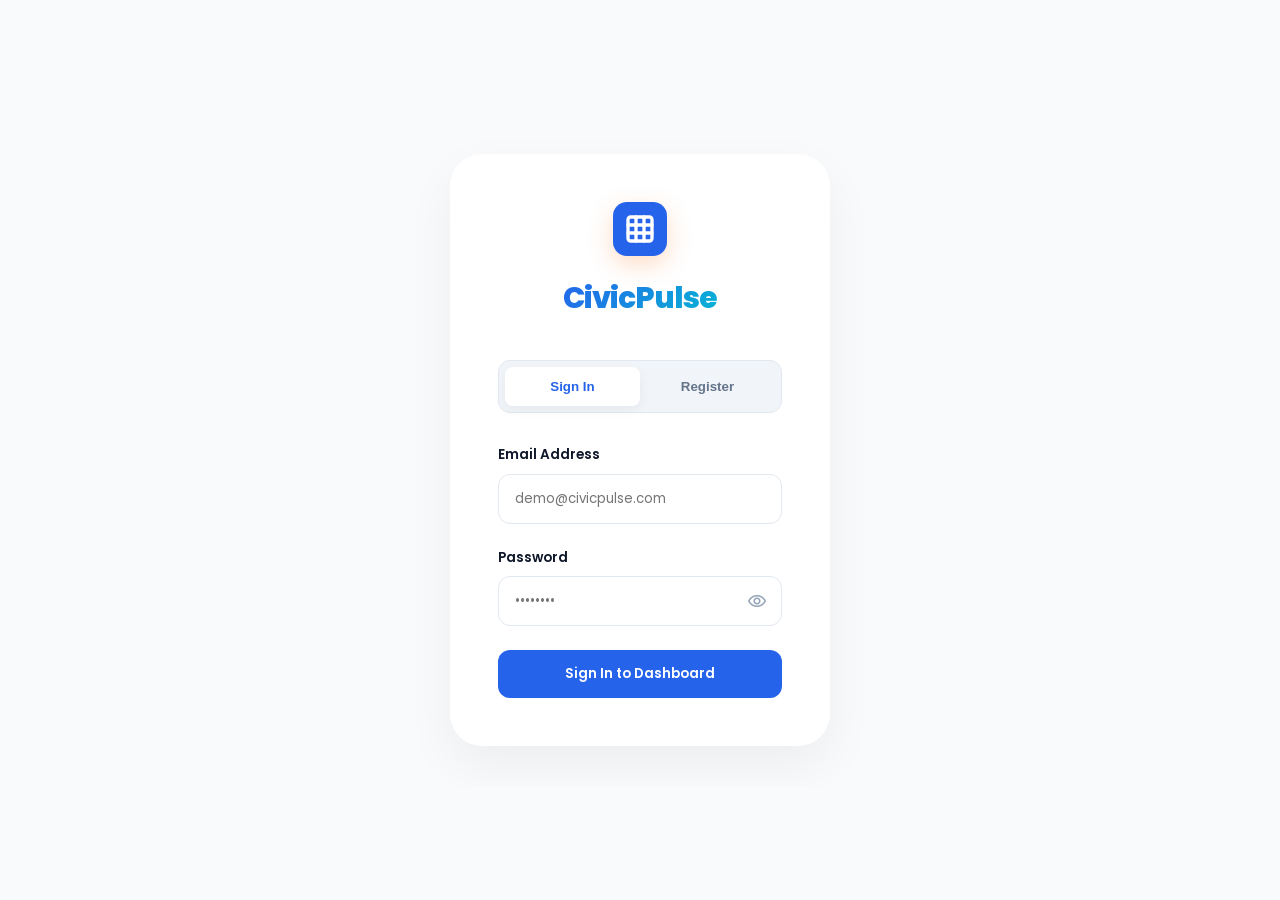
<file: index.html>
<!DOCTYPE html>
<html lang="en">
<head>
  <script>
    (function() {
      const user = localStorage.getItem('cp_user');
      // If no user, or garbage data, redirect immediately
      if (!user || user === "null" || user === "undefined" || user === "{}") {
        window.location.replace('login.html');
      }
    })();
  </script>
  <style>body { display: none !important; }</style>
  <meta charset="UTF-8">
  <meta name="viewport" content="width=device-width, initial-scale=1.0">
  <title>CivicPulse — Community Issue Reporting</title>
  
  <!-- Fonts & Icons -->
  <link rel="preconnect" href="https://fonts.googleapis.com">
  <link rel="preconnect" href="https://fonts.gstatic.com" crossorigin>
  <link href="https://fonts.googleapis.com/css2?family=Poppins:wght@300;400;500;600;700;800;900&display=swap" rel="stylesheet">
  <link rel="stylesheet" href="https://fonts.googleapis.com/css2?family=Material+Symbols+Outlined:opsz,wght,FILL,GRAD@20..48,100..700,0..1,-50..200" />
  
  <!-- Styles -->
  <link rel="stylesheet" href="style.css">
</head>
<body>

  <div class="animated-bg">
    <div class="blob blob-1"></div>
    <div class="blob blob-2"></div>
    <div class="blob blob-3"></div>
  </div>

  <!-- APP LAYOUT -->

  <!-- APP LAYOUT -->
  <div id="app">
    <!-- SIDEBAR -->
    <aside class="sidebar" id="sidebar">
      <div class="sidebar-logo">
        <div class="sidebar-logo-icon">
          <svg width="24" height="24" viewBox="0 0 24 24" fill="none" stroke="white" stroke-width="2" stroke-linecap="round" stroke-linejoin="round"><rect x="3" y="3" width="18" height="18" rx="2" ry="2"></rect><path d="M9 3v18"></path><path d="M15 3v18"></path><path d="M3 9h18"></path><path d="M3 15h18"></path></svg>
        </div>
        <span>CivicPulse</span>
      </div>
      
      <nav class="sidebar-nav">
        <div class="nav-section-label">Main Menu</div>
        <a class="nav-item active" onclick="showPage('dashboard')" data-page="dashboard">
          <span class="material-symbols-outlined">dashboard</span> Dashboard
        </a>
        <a class="nav-item" onclick="showPage('report')" data-page="report">
          <span class="material-symbols-outlined">edit_note</span> Report Issue
        </a>
        
        <div class="nav-section-label">Community</div>
        <a class="nav-item" onclick="showPage('dashboard', 'All')" data-page="dashboard-all">
          <span class="material-symbols-outlined" style="display: inline-block;">group</span> All Issues
          <span id="open-count" style="margin-left: auto; background: var(--danger); color: white; padding: 2px 8px; border-radius: 10px; font-size: 10px; font-weight: 800;">0</span>
        </a>
        
        <div class="nav-section-label">Account</div>
        <a class="nav-item" onclick="showPage('profile')" data-page="profile">
          <span class="material-symbols-outlined">person</span> My Profile
        </a>
        <a class="nav-item" onclick="showPage('settings')" data-page="settings">
          <span class="material-symbols-outlined">settings</span> Settings
        </a>
        <a class="nav-item" onclick="handleLogout()">
          <span class="material-symbols-outlined">logout</span> Sign Out
        </a>
      </nav>

      <div class="sidebar-bottom">
        <div class="sidebar-user">
          <div class="sidebar-user-clickable" onclick="showPage('profile')" style="display: flex; align-items: center; gap: 12px; flex: 1; cursor: pointer;">
            <div class="user-avatar" id="sidebar-avatar">U</div>
            <div class="user-info">
              <div class="user-name" id="sidebar-name">User Name</div>
              <div class="user-role">Premium Citizen</div>
            </div>
          </div>
          <span class="material-symbols-outlined settings-icon-btn" onclick="openSettings()" style="font-size: 20px; color: var(--text-muted); cursor: pointer; padding: 8px; border-radius: 50%; transition: background 0.3s;">settings</span>
        </div>
      </div>
    </aside>

    <!-- TOPBAR -->
    <header class="topbar">
      <div class="topbar-left">
        <button class="topbar-btn mobile-menu-btn" onclick="toggleSidebar()">
          <span class="material-symbols-outlined">menu</span>
        </button>
        <h1 id="topbar-title">Dashboard</h1>
      </div>
      
      <div class="search-bar">
        <span class="material-symbols-outlined search-icon">search</span>
        <input type="text" placeholder="Search issues, locations..." oninput="handleGlobalSearch(this.value)" autocomplete="off">
      </div>
      
      <div class="topbar-actions">
        <div style="position: relative;">
          <button class="topbar-btn" onclick="toggleNotifications()">
            <span class="material-symbols-outlined">notifications</span>
            <span id="notif-dot" style="position: absolute; top: 8px; right: 8px; width: 8px; height: 8px; background: var(--danger); border-radius: 50%; display: none;"></span>
          </button>
          <div id="notif-dropdown" class="notif-dropdown">
            <div class="notif-header">
              <span>Notifications</span>
              <button onclick="clearNotifications()" style="background: none; border: none; color: var(--primary); font-size: 0.75rem; font-weight: 700; cursor: pointer;">Clear All</button>
            </div>
            <div id="notif-list" class="notif-list">
              <!-- Dynamic items -->
            </div>
          </div>
        </div>
        <div class="topbar-avatar" id="topbar-avatar" onclick="showPage('profile')">D</div>
      </div>
    </header>

    <main class="main-content">
      <!-- GLOBAL ANNOUNCEMENT BAR -->
      <div id="announcement-bar" style="margin-bottom: 32px; border-radius: 16px; background: linear-gradient(90deg, #1E293B, #334155); color: white; padding: 16px 24px; box-shadow: 0 10px 30px rgba(0,0,0,0.15); display: none;">
        <!-- Dynamic Content -->
      </div>

      <!-- DASHBOARD PAGE -->
      <div class="page active" id="page-dashboard">
        <div id="dashboard-default-header">
          <div class="page-header">
            <h2>Community Dashboard</h2>
            <p>Real-time updates on civic issues and resolutions.</p>
          </div>

          <div class="stats-grid" id="stats-grid">
            <div class="stat-card">
              <div class="stat-card-header">
                <div class="stat-icon blue">
                  <span class="material-symbols-outlined">assignment</span>
                </div>
                <span class="stat-change up">+12%</span>
              </div>
              <div class="stat-value" id="stat-total">0</div>
              <div class="stat-label">Total Reports</div>
            </div>
            <div class="stat-card">
              <div class="stat-card-header">
                <div class="stat-icon red">
                  <span class="material-symbols-outlined">error</span>
                </div>
                <span class="stat-change down">-2</span>
              </div>
              <div class="stat-value" id="stat-open">0</div>
              <div class="stat-label">Active Issues</div>
            </div>
            <div class="stat-card">
              <div class="stat-card-header">
                <div class="stat-icon yellow">
                  <span class="material-symbols-outlined">build</span>
                </div>
                <span class="stat-change up">+5</span>
              </div>
              <div class="stat-value" id="stat-progress">0</div>
              <div class="stat-label">In Progress</div>
            </div>
            <div class="stat-card">
              <div class="stat-card-header">
                <div class="stat-icon green">
                  <span class="material-symbols-outlined">check_circle</span>
                </div>
                <span class="stat-change up">+8</span>
              </div>
              <div class="stat-value" id="stat-resolved-count">0</div>
              <div class="stat-label">Resolved Case</div>
            </div>
          </div>
        </div>

        <div id="search-results-header" style="display: none; margin-bottom: 40px;">
          <div class="page-header">
            <h2>Search Results</h2>
            <p>Found <span id="search-count" style="font-weight: 800; color: var(--primary);">0</span> matching reports across your community.</p>
          </div>
        </div>
        
        <!-- DYNAMIC HERO BANNER -->
        <div id="hero-banner"></div>

        <div class="filter-bar">
          <button class="filter-chip active" onclick="filterIssues('All', this)">All Feeds</button>
          <button class="filter-chip" onclick="filterIssues('Road', this)">Roads</button>
          <button class="filter-chip" onclick="filterIssues('Water', this)">Water</button>
          <button class="filter-chip" onclick="filterIssues('Garbage', this)">Sanitation</button>
          <button class="filter-chip" onclick="filterIssues('Electricity', this)">Power</button>
        </div>

        <div class="issues-grid" id="issuesGrid"></div>
      </div>

      <!-- REPORT PAGE -->
      <div class="page" id="page-report">
        <div class="page-header">
          <p>Document and submit civic issues in your area.</p>
        </div>
        <div class="section-card" style="max-width: 800px;">
          <div class="form-group">
            <label>Title</label>
            <input type="text" class="form-input" id="issue-title" placeholder="What's the issue?">
          </div>
          <div style="display: grid; grid-template-columns: 1fr 1fr; gap: 20px;">
            <div class="form-group">
              <label>Category</label>
              <select class="form-select" id="issue-category">
                <option value="Road">Road / Pothole</option>
                <option value="Water">Water / Leakage</option>
                <option value="Garbage">Garbage / Waste</option>
                <option value="Electricity">Power Issue</option>
                <option value="Streetlight">Streetlight</option>
                <option value="Park">Park / Public Space</option>
              </select>
            </div>
            <div class="form-group">
              <label>Location</label>
              <input type="text" class="form-input" id="issue-street" placeholder="Street / Area">
            </div>
          </div>
          <div class="form-group">
            <label>Description</label>
            <textarea class="form-textarea" id="issue-desc" rows="4" placeholder="Describe the problem details..."></textarea>
          </div>
          <button class="btn btn-primary" id="submitBtn" onclick="submitIssue()">Submit Report</button>
        </div>
      </div>

      <!-- DETAIL PAGE -->
      <div class="page" id="page-detail">
        <div id="detail-content"></div>
      </div>

      <!-- ADMIN MANAGE PAGE -->
      <div class="page" id="page-manage">
        <div class="page-header">
          <h2>Issue Management Console</h2>
          <p>Verify reports, assign volunteers, and track neighborhood resolution progress.</p>
        </div>
        <div class="stats-grid">
          <div class="stat-card">
            <span class="material-symbols-outlined" style="color: var(--primary)">pending_actions</span>
            <div class="stat-value">12</div>
            <div class="stat-label">Pending Verification</div>
          </div>
          <div class="stat-card">
            <span class="material-symbols-outlined" style="color: var(--warning)">engineering</span>
            <div class="stat-value">8</div>
            <div class="stat-label">Critical Assignments</div>
          </div>
        </div>
        <div id="adminIssuesGrid" class="issues-grid" style="margin-top: 30px;">
          <!-- Content populated via JS -->
        </div>
      </div>

      <!-- ANALYTICS PAGE -->
      <div class="page" id="page-analytics">
        <div class="page-header">
          <h2>City Analytics & Insights</h2>
          <p>Data-driven overview of metropolitan issues and resolution efficiency.</p>
        </div>
        
        <div class="stats-grid">
          <div class="stat-card">
            <div class="stat-label">Response Time</div>
            <div class="stat-value">4.2h</div>
            <div class="stat-change up">Avg. Efficiency</div>
          </div>
          <div class="stat-card">
            <div class="stat-label">Resolution Rate</div>
            <div class="stat-value">88%</div>
            <div class="stat-change up">+5% this month</div>
          </div>
          <div class="stat-card">
            <div class="stat-label">Active Volunteers</div>
            <div class="stat-value">1,240</div>
            <div class="stat-change up">+12 today</div>
          </div>
        </div>

        <div class="section-card" style="margin-top: 32px;">
          <div class="section-title">Issue Distribution by Category</div>
          <div class="health-grid" style="grid-template-columns: repeat(auto-fit, minmax(200px, 1fr));">
            <div class="health-item">
              <div class="health-meta"><strong>Roads</strong><span>35%</span></div>
              <div class="pulse-bar"><div class="pulse-inner pulse-blue" style="width: 35%"></div></div>
            </div>
            <div class="health-item">
              <div class="health-meta"><strong>Sanitation</strong><span>25%</span></div>
              <div class="pulse-bar"><div class="pulse-inner pulse-blue" style="width: 25%"></div></div>
            </div>
            <div class="health-item">
              <div class="health-meta"><strong>Water</strong><span>20%</span></div>
              <div class="pulse-bar"><div class="pulse-inner pulse-blue" style="width: 20%"></div></div>
            </div>
            <div class="health-item">
              <div class="health-meta"><strong>Others</strong><span>20%</span></div>
              <div class="pulse-bar"><div class="pulse-inner pulse-blue" style="width: 20%"></div></div>
            </div>
          </div>
        </div>
      </div>

      <!-- SUPER ADMIN GLOBAL CONTROL -->
      <div class="page" id="page-global">
        <div class="page-header">
          <div class="government-badge">
            <span class="material-symbols-outlined">verified_user</span>
            OFFICIAL EXECUTIVE OVERSIGHT
          </div>
          <h2>Global System Control</h2>
          <p>Strategic oversight of city departments, legislative budgets, and macro civic datasets.</p>
        </div>
        
        <div class="executive-grid">
          <div class="exec-card primary">
            <div class="exec-label">Projected Yearly Budget</div>
            <div class="exec-value">₹4.2 Cr</div>
            <div class="exec-chart">↑ 14% vs Last Quarter</div>
          </div>
          <div class="exec-card">
            <div class="exec-label">On-Duty Officers</div>
            <div class="exec-value">254</div>
            <div class="exec-chart">City-Wide Deployment</div>
          </div>
          <div class="exec-card">
            <div class="exec-label">System Integrity</div>
            <div class="exec-value">99.9%</div>
            <div class="exec-chart">Operational Status</div>
          </div>
        </div>

        <div class="broadcast-console">
           <div class="console-header">
             <span class="material-symbols-outlined">campaign</span>
             <h3>Emergency Broadcast System</h3>
           </div>
           <p>Post a government notice that will override all community feeds instantly.</p>
           <textarea id="announcement-input" class="form-input console-input" placeholder="Enter executive directive..."></textarea>
           <div style="display: flex; justify-content: flex-end;">
             <button class="btn btn-primary exec-btn" onclick="postAnnouncement()">
               <span class="material-symbols-outlined">send</span> BROADCAST NOTICE
             </button>
           </div>
        </div>
      </div>

      <!-- SYSTEM HEALTH (IMPLEMENTED) -->
      <div class="page" id="page-system">
        <div class="page-header">
          <h2>Infrastructure Status</h2>
          <p>Real-time technical heartbeat of the CivicPulse metropolitan network.</p>
        </div>
        
        <div class="health-grid">
          <div class="health-item">
            <div class="health-meta">
              <strong>Database Cluster</strong>
              <span>Latency: 12ms</span>
            </div>
            <div class="pulse-bar"><div class="pulse-inner pulse-green" style="width: 95%"></div></div>
          </div>
          <div class="health-item">
            <div class="health-meta">
              <strong>Asset Storage</strong>
              <span>Usage: 4.2 TB / 10 TB</span>
            </div>
            <div class="pulse-bar"><div class="pulse-inner pulse-blue" style="width: 42%"></div></div>
          </div>
          <div class="health-item">
            <div class="health-meta">
              <strong>API Gateway</strong>
              <span>Threats Blocked: 24 (Today)</span>
            </div>
            <div class="pulse-bar"><div class="pulse-inner pulse-green" style="width: 100%"></div></div>
          </div>
        </div>

        <div class="system-monitor-card">
           <div class="monitor-header">
             <div class="live-blink"></div>
             <span>LIVE TRAFFIC MONITOR</span>
           </div>
           <div class="mock-graph">
             <svg width="100%" height="80" viewBox="0 0 1000 100" preserveAspectRatio="none">
               <path d="M0,80 L50,70 L100,85 L150,40 L200,60 L250,20 L300,50 L350,90 L400,30 L450,15 L500,45 L550,75 L600,10 L650,25 L700,55 L750,85 L800,20 L850,40 L900,10 L1000,30" fill="none" stroke="var(--primary)" stroke-width="2">
                 <animate attributeName="d" from="M0,80 L50,70 L100,85 L150,40 L200,60 L250,20 L300,50 L350,90 L400,30 L450,15 L500,45 L550,75 L600,10 L650,25 L700,55 L750,85 L800,20 L850,40 L900,10 L1000,30" to="M0,70 L50,80 L100,75 L150,50 L200,55 L250,30 L300,60 L350,80 L400,40 L450,25 L500,55 L550,65 L600,20 L650,35 L700,45 L750,75 L800,30 L850,50 L900,20 L1000,40" dur="5s" repeatCount="indefinite" />
               </path>
             </svg>
           </div>
        </div>
      </div>

      <!-- USER MANAGEMENT -->
      <div class="page" id="page-users">
        <div class="page-header">
          <h2>Citizen & Staff Management</h2>
          <p>Monitor user activity, handle reports against users, and verify premium citizens.</p>
        </div>
        <div class="card" style="padding: 20px;">
           <table style="width: 100%; text-align: left; border-collapse: collapse;">
             <tr style="border-bottom: 1px solid var(--border-color); color: var(--text-light); font-size: 0.8rem;">
               <th style="padding: 12px;">USER</th>
               <th style="padding: 12px;">ROLE</th>
               <th style="padding: 12px;">STATUS</th>
             </tr>
             <tr>
               <td style="padding: 12px;">Deepa R.</td>
               <td style="padding: 12px;">Citizen</td>
               <td style="padding: 12px;"><span class="status-badge status-resolved">Active</span></td>
             </tr>
             <tr>
               <td style="padding: 12px;">Inspector Rahul</td>
               <td style="padding: 12px;">Admin</td>
               <td style="padding: 12px;"><span class="status-badge status-open">On Duty</span></td>
             </tr>
           </table>
        </div>
      </div>

      <!-- PROFILE PAGE -->
      <div class="page" id="page-profile">
        <div class="page-header">
          <p>Your activity and contribution status.</p>
        </div>
        <div class="section-card flex items-center gap-3">
          <div id="profile-avatar-large" class="user-avatar" style="width: 80px; height: 80px; font-size: 32px;">U</div>
          <div style="flex: 1">
            <h3 id="profile-name-display" style="font-size: 1.5rem; color: var(--text-main); margin-bottom: 4px;">User Name</h3>
            <p id="profile-email-display" style="color: var(--text-muted);">email@example.com</p>
          </div>
        </div>

        <div class="section-card">
          <div class="section-title"><span class="material-symbols-outlined">person_edit</span> Edit Profile Details</div>
          <div class="executive-grid" style="grid-template-columns: repeat(auto-fit, minmax(250px, 1fr)); margin-top: 0;">
            <div class="form-group">
              <label>Full Name</label>
              <input type="text" id="edit-profile-name" class="form-input" placeholder="Name">
            </div>
            <div class="form-group">
              <label>Email Address</label>
              <input type="email" id="edit-profile-email" class="form-input" placeholder="Email">
            </div>
            <div class="form-group">
              <label>Phone Number</label>
              <input type="text" id="edit-profile-phone" class="form-input" placeholder="Phone">
            </div>
            <div class="form-group">
              <label>City</label>
              <input type="text" id="edit-profile-city" class="form-input" placeholder="City">
            </div>
          </div>
          <div class="form-group" style="margin-top: 16px;">
            <label>Home Address</label>
            <textarea id="edit-profile-address" class="form-textarea" rows="2" placeholder="Complete Address"></textarea>
          </div>
          <button class="btn btn-primary" style="margin-top: 16px; width: auto;" onclick="updateProfile()">Save Changes</button>
        </div>

        <div class="section-card">
          <div class="section-title">My Reports</div>
          <div id="my-issues-list" class="issues-grid"></div>
        </div>
      </div>

      <!-- SETTINGS PAGE -->
      <div class="page" id="page-settings">
        <div class="page-header">
          <h2>Application Settings</h2>
          <p>Customize your experience and manage account security.</p>
        </div>
        
        <div class="detail-grid">
          <div class="detail-main">
            <div class="section-card">
              <div class="section-title"><span class="material-symbols-outlined">notifications_active</span> Notification Preferences</div>
              <div style="display: flex; flex-direction: column; gap: 20px;">
                <div style="display: flex; justify-content: space-between; align-items: center;">
                  <div>
                    <div style="font-weight: 600;">Push Notifications</div>
                    <div style="font-size: 0.85rem; color: var(--text-muted);">Receive alerts on your device for issue updates.</div>
                  </div>
                  <label class="switch">
                    <input type="checkbox" id="push-notif-switch" onchange="toggleSetting('push', this.checked)">
                    <span class="slider round"></span>
                  </label>
                </div>
                <div style="display: flex; justify-content: space-between; align-items: center;">
                  <div>
                    <div style="font-weight: 600;">Email Digests</div>
                    <div style="font-size: 0.85rem; color: var(--text-muted);">Weekly summary of community progress.</div>
                  </div>
                  <label class="switch">
                    <input type="checkbox" id="email-digest-switch" onchange="toggleSetting('email', this.checked)">
                    <span class="slider round"></span>
                  </label>
                </div>
              </div>
            </div>

            <div class="section-card">
              <div class="section-title"><span class="material-symbols-outlined">security</span> Privacy & Security</div>
              <div style="display: flex; flex-direction: column; gap: 16px;">
                <button class="btn btn-outline" onclick="changePassword()" style="justify-content: flex-start; gap: 12px;">
                  <span class="material-symbols-outlined">lock_reset</span> Change Account Password
                </button>
                <div style="display: flex; justify-content: space-between; align-items: center; padding: 4px 0;">
                  <div>
                    <div style="font-weight: 600;">Two-Factor Authentication (2FA)</div>
                    <div style="font-size: 0.85rem; color: var(--text-muted);">Add an extra layer of security to your account.</div>
                  </div>
                  <label class="switch">
                    <input type="checkbox" id="2fa-switch" onchange="toggle2FA(this.checked)">
                    <span class="slider round"></span>
                  </label>
                </div>
              </div>
            </div>
          </div>

          <div class="detail-side">
            <div class="section-card">
              <div class="section-title"><span class="material-symbols-outlined">language</span> Appearance</div>
              <div class="form-group">
                <label>System Language</label>
                <select class="form-select" onchange="showToast('Language updated to ' + this.value, 'success')">
                  <option>English (US)</option>
                  <option>Tamil (தமிழ்)</option>
                  <option>Hindi (हिन्दी)</option>
                </select>
              </div>
              <div style="margin-top: 20px;">
                 <label style="font-weight: 600; display: block; margin-bottom: 12px;">Theme Mode</label>
                 <div style="display: flex; gap: 8px;">
                    <button id="theme-light-btn" class="btn btn-primary btn-sm" style="flex: 1;" onclick="setTheme('light')">Light</button>
                    <button id="theme-dark-btn" class="btn btn-outline btn-sm" style="flex: 1;" onclick="setTheme('dark')">Dark</button>
                 </div>
              </div>
            </div>
            
            <div class="section-card" style="border-color: var(--danger-dim);">
               <div style="color: var(--danger); font-weight: 700; display: flex; align-items: center; gap: 8px; margin-bottom: 12px;">
                  <span class="material-symbols-outlined">warning</span> Danger Zone
               </div>
               <button class="btn btn-outline" onclick="deactivateAccount()" style="color: var(--danger); border-color: var(--danger); width: 100%;">Deactivate Account</button>
            </div>
          </div>
        </div>
      </div>
    </main>

    <div id="toastContainer" class="toast-container"></div>
    
    <!-- CUSTOM MODAL SYSTEM -->
    <div id="customModal" class="modal-overlay">
      <div class="modal-card">
        <div class="modal-header">
          <h3 id="modalTitle">Modal Title</h3>
          <button class="modal-close" onclick="closeModal()">
            <span class="material-symbols-outlined">close</span>
          </button>
        </div>
        <div id="modalBody" class="modal-body">
          <!-- Dynamic Content -->
        </div>
        <div class="modal-footer" id="modalFooter">
          <button class="btn btn-outline" onclick="closeModal()">Cancel</button>
          <button class="btn btn-primary" id="modalActionBtn">Confirm</button>
        </div>
      </div>
    </div>
  </div>

  <script src="script.js" defer></script>
</body>
</html>
</file>
<file: style.css>
:root {
  --bg-primary: #F8FAFC;
  --bg-secondary: #FFFFFF;
  --bg-tertiary: #F1F5F9;
  
  /* Default Theme (Citizen) - Blue */
  --primary: #2563EB;
  --primary-hover: #1D4ED8;
  --primary-dim: rgba(37, 99, 235, 0.08);
  
  --success: #10B981;
  --success-dim: rgba(16, 185, 129, 0.08);
  
  --warning: #F59E0B;
  --warning-dim: rgba(245, 158, 11, 0.08);
  
  --danger: #EF4444;
  --danger-dim: rgba(239, 68, 68, 0.08);
  
  --text-main: #0F172A;
  --text-muted: #64748B;
  --text-light: #94A3B8;
  
  --border-color: #E2E8F0;
  --card-shadow: 0 10px 25px -5px rgba(0, 0, 0, 0.05), 0 8px 10px -6px rgba(0, 0, 0, 0.05);
  --sidebar-width: 280px;
  --topbar-height: 80px;
  --radius: 20px;
  --radius-sm: 12px;
  
  /* Category Colors */
  --cat-road: #EFF6FF;
  --icon-road: #2563EB;
  --cat-water: #F0FDF4;
  --icon-water: #16A34A;
  --cat-garbage: #FFFBEB;
  --icon-garbage: #D97706;
  --cat-electricity: #FAF5FF;
  --icon-electricity: #9333EA;
  --cat-streetlight: #EEF2FF;
  --icon-streetlight: #4F46E5;
  --cat-park: #F0FDFA;
  --icon-park: #0D9488;
  
  --primary-gradient: linear-gradient(135deg, #2563EB 0%, #06B6D4 100%);
  --primary-shadow: 0 8px 25px rgba(37, 99, 235, 0.2);
}

/* ===================== ROLE-BASED THEMES ===================== */

/* Admin Theme - Orange (As requested) */
body.theme-admin {
  --primary: #F97316;
  --primary-hover: #EA580C;
  --primary-dim: rgba(249, 115, 22, 0.08);
  --primary-gradient: linear-gradient(135deg, #F97316 0%, #F59E0B 100%);
  --primary-shadow: 0 8px 25px rgba(249, 115, 22, 0.2);
}

/* Super Admin Theme - Deep Navy/Royal (Professional) */
body.theme-super {
  --primary: #0F172A;
  --primary-hover: #1E293B;
  --primary-dim: rgba(15, 23, 42, 0.08);
  --primary-gradient: linear-gradient(135deg, #0F172A 0%, #334155 100%);
  --primary-shadow: 0 8px 25px rgba(15, 23, 42, 0.2);
}

/* Dark Theme Overrides */
body.dark-mode {
  --bg-primary: #0F172A;
  --bg-secondary: #1E293B;
  --bg-tertiary: #334155;
  --text-main: #F8FAFC;
  --text-muted: #94A3B8;
  --text-light: #64748B;
  --border-color: #334155;
  --card-shadow: 0 10px 30px rgba(0,0,0,0.3);
}

body.dark-mode .section-card,
body.dark-mode .stat-card,
body.dark-mode .issue-card,
body.dark-mode .topbar,
body.dark-mode .sidebar {
  background: var(--bg-secondary);
}

body.dark-mode .nav-item:hover,
body.dark-mode .btn-outline:hover {
  background: var(--bg-tertiary);
}

body.dark-mode .form-input,
body.dark-mode .form-select,
body.dark-mode .form-textarea {
  background: var(--bg-tertiary);
  color: white;
  border-color: #334155;
}

body.dark-mode .auth-form-container {
  background: var(--bg-secondary);
  border-color: var(--border-color);
}

body.dark-mode .auth-tab {
  color: var(--text-muted);
}

body.dark-mode .auth-tabs {
  background: var(--bg-tertiary);
}

body.dark-mode label, 
body.dark-mode .form-group label {
  color: var(--text-main);
}

/* ===================== BASE ===================== */
*, *::before, *::after { box-sizing: border-box; margin: 0; padding: 0; }

html { scroll-behavior: smooth; }

body {
  font-family: 'Poppins', sans-serif;
  background: var(--bg-primary);
  color: var(--text-main);
  overflow-x: hidden;
  min-height: 100vh;
  line-height: 1.5;
  -webkit-font-smoothing: antialiased;
}

.material-symbols-outlined {
  font-family: 'Material Symbols Outlined' !important;
  font-weight: normal;
  font-style: normal;
  display: inline-block;
  line-height: 1;
  text-transform: none;
  letter-spacing: normal;
  word-wrap: normal;
  white-space: nowrap;
  direction: ltr;
  font-feature-settings: 'liga';
}

/* ===================== UTILITY ===================== */
.hidden { display: none !important; }
.flex { display: flex; }
.flex-col { flex-direction: column; }
.items-center { align-items: center; }
.justify-between { justify-content: space-between; }
.gap-1 { gap: 8px; }
.gap-2 { gap: 16px; }
.gap-3 { gap: 24px; }
.w-full { width: 100%; }
.text-center { text-align: center; }

/* ===================== SCROLLBAR ===================== */
::-webkit-scrollbar { width: 6px; }
::-webkit-scrollbar-track { background: var(--bg-tertiary); }
::-webkit-scrollbar-thumb { background: var(--text-light); border-radius: 4px; }
::-webkit-scrollbar-thumb:hover { background: var(--primary); }

/* ===================== ANIMATED BG ===================== */
.animated-bg {
  position: fixed; inset: 0; z-index: 0;
  background: var(--bg-primary);
  overflow: hidden;
}

.animated-bg::before {
  content: '';
  position: absolute; inset: 0;
  background-image: 
    radial-gradient(circle at 2px 2px, #E2E8F0 1px, transparent 0);
  background-size: 40px 40px;
  animation: gridDrift 100s linear infinite;
  opacity: 0.5;
}

.animated-bg::after {
  content: '';
  position: absolute; inset: 0;
  background: 
    radial-gradient(circle at 10% 10%, var(--primary-dim) 0%, transparent 40%),
    radial-gradient(circle at 90% 90%, rgba(16, 185, 129, 0.08) 0%, transparent 40%),
    radial-gradient(circle at 50% 50%, var(--primary-dim) 0%, transparent 60%);
  filter: blur(60px);
  animation: meshFlow 20s ease-in-out infinite alternate;
}

@keyframes meshFlow {
  0% { transform: scale(1) translate(0, 0); }
  100% { transform: scale(1.1) translate(20px, 20px); }
}

@keyframes gridDrift { 0% { transform: translate(0,0); } 100% { transform: translate(40px,40px); } }
@keyframes spin { from { transform: rotate(0deg); } to { transform: rotate(360deg); } }

.blob {
  position: absolute;
  width: 500px; height: 500px;
  background: var(--primary-gradient);
  filter: blur(80px);
  opacity: 0.15;
  border-radius: 50%;
  z-index: 0;
}
/* ===================== EXECUTIVE UI (IAS/IPS/MLA) ===================== */
.government-badge {
  display: inline-flex;
  align-items: center;
  gap: 8px;
  background: rgba(249, 115, 22, 0.1);
  color: var(--primary);
  padding: 8px 16px;
  border-radius: 100px;
  font-size: 0.75rem;
  font-weight: 800;
  letter-spacing: 1px;
  margin-bottom: 16px;
  border: 1px solid rgba(249, 115, 22, 0.2);
}

.executive-grid {
  display: grid;
  grid-template-columns: repeat(auto-fit, minmax(280px, 1fr));
  gap: 24px;
  margin-top: 32px;
}

.exec-card {
  background: white;
  padding: 32px;
  border-radius: 24px;
  border: 1px solid var(--border-color);
  box-shadow: 0 10px 30px rgba(0,0,0,0.03);
  transition: all 0.4s cubic-bezier(0.16, 1, 0.3, 1);
  animation: cardEntry 0.6s ease-out backwards;
}

.exec-card:nth-child(2) { animation-delay: 0.1s; }
.exec-card:nth-child(3) { animation-delay: 0.2s; }

@keyframes cardEntry {
  from { opacity: 0; transform: translateY(20px); }
  to { opacity: 1; transform: translateY(0); }
}

.exec-card.primary {
  background: linear-gradient(135deg, #1E293B 0%, #334155 100%);
  color: white;
  border: none;
}

.exec-card:hover { 
  transform: translateY(-5px); 
  box-shadow: 0 20px 40px rgba(0,0,0,0.06); 
}

.exec-label { font-size: 0.85rem; font-weight: 600; opacity: 0.7; margin-bottom: 12px; }
.exec-value { font-size: 2.25rem; font-weight: 800; letter-spacing: -1px; margin-bottom: 8px; }
.exec-chart { font-size: 0.8rem; font-weight: 700; color: #10B981; }
.exec-card.primary .exec-chart { color: #34D399; }

.broadcast-console {
  margin-top: 40px;
  background: #F8FAFC;
  border: 1px solid var(--border-color);
  padding: 40px;
  border-radius: 32px;
}

.console-header {
  display: flex;
  align-items: center;
  gap: 16px;
  margin-bottom: 16px;
}

.console-header h3 { font-size: 1.5rem; color: var(--text-main); }
.console-header span { color: var(--primary); font-size: 32px; }

.console-input {
  min-height: 150px;
  background: white;
  margin: 24px 0;
  border-radius: 20px;
  padding: 24px;
  font-size: 1.05rem;
}

.exec-btn {
  padding: 16px 48px;
  border-radius: 14px;
  font-weight: 700;
  font-size: 
  0.95rem;
  letter-spacing: 0.5px;
}

/* ===================== SYSTEM HEALTH UI ===================== */
.health-grid {
  display: grid;
  grid-template-columns: repeat(auto-fit, minmax(320px, 1fr));
  gap: 24px;
  margin-top: 32px;
}

.health-item {
  background: white;
  padding: 24px;
  border-radius: 20px;
  border: 1px solid var(--border-color);
}

.health-meta {
  display: flex;
  justify-content: space-between;
  margin-bottom: 16px;
  font-size: 0.9rem;
}

.pulse-bar {
  height: 8px;
  background: #F1F5F9;
  border-radius: 4px;
  overflow: hidden;
}

.pulse-inner { height: 100%; border-radius: 4px; transition: width 1.5s ease-in-out; }
.pulse-green { background: #10B981; box-shadow: 0 0 10px rgba(16, 185, 129, 0.3); }
.pulse-blue { background: var(--primary); box-shadow: 0 0 10px rgba(37, 99, 235, 0.3); }

.system-monitor-card {
  margin-top: 40px;
  background: #0F172A;
  padding: 32px;
  border-radius: 24px;
  color: white;
}

.monitor-header { display: flex; align-items: center; gap: 12px; margin-bottom: 24px; font-weight: 700; font-size: 0.8rem; opacity: 0.8; }
.live-blink { width: 10px; height: 10px; background: #EF4444; border-radius: 50%; animation: blink 1s infinite; }
@keyframes blink { 0%, 100% { opacity: 1; transform: scale(1); } 50% { opacity: 0.4; transform: scale(0.8); } }

.mock-graph { opacity: 0.4; pointer-events: none; }
.blob-1 { top: -200px; left: -200px; animation: orbit 20s linear infinite; }
.blob-2 { bottom: -200px; right: -200px; animation: orbit 25s linear reverse infinite; }
.blob-3 { top: 50%; left: 50%; width: 300px; height: 300px; background: #10B981; opacity: 0.1; animation: float 10s ease-in-out infinite; }

@keyframes orbit { from { transform: rotate(0deg) translateX(100px) rotate(0deg); } to { transform: rotate(360deg) translateX(100px) rotate(-360deg); } }
@keyframes float { 0%, 100% { transform: translate(-50%, -50%) translateY(0); } 50% { transform: translate(-50%, -50%) translateY(-50px); } }

/* ===================== AUTH PAGE ===================== */
#auth-page {
  position: fixed; inset: 0; z-index: 1000;
  display: flex;
  align-items: center;
  justify-content: center;
  background: var(--bg-primary);
  overflow: hidden;
}

.auth-form-container { 
  width: 100%; 
  max-width: 420px;
  background: var(--bg-secondary);
  backdrop-filter: blur(20px);
  padding: 48px;
  border-radius: 32px;
  box-shadow: 0 20px 50px rgba(0,0,0,0.05), inset 0 0 0 1px rgba(255,255,255,0.1);
  animation: authFadeIn 0.8s cubic-bezier(0.16, 1, 0.3, 1);
  position: relative;
  z-index: 2;
}

@keyframes authFadeIn {
  from { opacity: 0; transform: translateY(40px) scale(0.95); }
  to { opacity: 1; transform: translateY(0) scale(1); }
}

.auth-logo {
  display: flex;
  flex-direction: column;
  align-items: center;
  gap: 16px;
  margin-bottom: 40px;
}

.auth-logo span {
  font-size: 1.8rem;
  font-weight: 800;
  background: var(--primary-gradient);
  -webkit-background-clip: text;
  -webkit-text-fill-color: transparent;
  letter-spacing: -1px;
}

.auth-city-svg {
  width: 420px;
  max-width: 90%;
  z-index: 1;
  filter: drop-shadow(0 20px 40px rgba(0,0,0,0.4));
  animation: float 6s ease-in-out infinite;
}

@keyframes float { 0%, 100% { transform: translateY(0); } 50% { transform: translateY(-20px); } }

.auth-tagline {
  z-index: 1;
  display: flex;
  flex-direction: column;
  align-items: center;
  width: 100%;
  max-width: 580px;
}

.auth-tagline h1 {
  font-family: 'Poppins', sans-serif;
  font-size: 3.5rem;
  font-weight: 900;
  background: var(--primary-gradient);
  -webkit-background-clip: text;
  -webkit-text-fill-color: transparent;
  background-clip: text;
  letter-spacing: -2px;
  line-height: 1.1;
  text-transform: uppercase;
  margin-bottom: 24px;
}

.auth-tagline p {
  color: var(--text-muted);
  font-size: 1.25rem;
  max-width: 480px;
  line-height: 1.7;
  font-weight: 500;
}

.auth-right {
  width: 100%;
  max-width: 520px;
  display: flex;
  align-items: center;
  justify-content: center;
  padding: 40px 20px;
  overflow-y: auto;
}

.auth-form-container { width: 100%; max-width: 380px; }

.auth-logo {
  display: flex;
  align-items: center;
  justify-content: center;
  gap: 20px;
  margin-bottom: 40px;
  width: auto;
}

.auth-logo-icon {
  width: 54px;
  height: 54px;
  background: var(--primary);
  border-radius: 14px;
  display: flex;
  align-items: center;
  justify-content: center;
  color: white;
  box-shadow: 0 8px 24px rgba(249, 115, 22, 0.25);
  flex-shrink: 0;
}

.auth-logo-icon .material-symbols-outlined {
  font-family: 'Material Symbols Outlined' !important;
  font-size: 32px !important;
  line-height: 1;
  letter-spacing: normal;
  text-transform: none;
  display: inline-block;
  white-space: nowrap;
  word-wrap: normal;
  direction: ltr;
  -webkit-font-feature-settings: 'liga';
  -webkit-font-smoothing: antialiased;
}

.auth-logo span {
  font-family: 'Poppins', sans-serif;
  font-size: 1.85rem;
  font-weight: 800;
  color: var(--text-main);
  letter-spacing: -1px;
}

.auth-tabs {
  display: flex;
  background: var(--bg-tertiary);
  border-radius: var(--radius-sm);
  padding: 6px;
  margin-bottom: 32px;
  border: 1px solid var(--border-color);
}

.auth-tab {
  flex: 1;
  padding: 12px;
  border: none;
  background: transparent;
  color: var(--text-muted);
  font-weight: 600;
  cursor: pointer;
  border-radius: 8px;
  transition: all 0.3s cubic-bezier(0.4, 0, 0.2, 1);
}

.auth-tab.active {
  background: var(--bg-secondary);
  color: var(--primary);
  box-shadow: 0 4px 12px rgba(0,0,0,0.05);
}

.form-group { margin-bottom: 24px; }
.form-group label {
  display: block;
  font-size: 0.85rem;
  font-weight: 600;
  color: var(--text-secondary);
  margin-bottom: 8px;
}

.form-input, .form-select, .form-textarea {
  width: 100%;
  padding: 14px 16px;
  background: var(--bg-secondary);
  border: 1px solid var(--border-color);
  border-radius: var(--radius-sm);
  color: var(--text-main);
  font-family: inherit;
  outline: none;
  transition: all 0.2s;
}

.form-input:focus {
  border-color: var(--primary);
  box-shadow: 0 0 0 4px var(--primary-dim);
}

.password-wrapper { position: relative; }
.pass-toggle {
  position: absolute; right: 14px; top: 50%; transform: translateY(-50%);
  background: none; border: none; color: var(--text-muted); cursor: pointer;
}

.btn {
  display: inline-flex; align-items: center; justify-content: center;
  padding: 14px 28px;
  border-radius: var(--radius-sm);
  font-weight: 600;
  cursor: pointer;
  transition: all 0.3s;
  border: none;
  font-family: inherit;
}

.btn-primary {
  background: var(--primary);
  color: white;
  width: 100%;
}

.btn-primary:hover {
  background: var(--primary-hover);
  transform: translateY(-2px);
  box-shadow: 0 8px 25px rgba(37, 99, 235, 0.2);
}

.btn-outline {
  background: transparent;
  border: 1px solid var(--border-color);
  color: var(--text-main);
}

.btn-outline:hover { background: var(--bg-tertiary); border-color: var(--text-light); }

/* ===================== APP LAYOUT ===================== */
#app { display: flex; min-height: 100vh; opacity: 0; pointer-events: none; transition: opacity 0.4s ease; }
#app.visible { opacity: 1; pointer-events: auto; }

.sidebar {
  width: var(--sidebar-width);
  height: 100vh;
  background: var(--bg-secondary);
  border-right: 1px solid var(--border-color);
  position: fixed;
  left: 0; top: 0;
  display: flex;
  flex-direction: column;
  z-index: 100;
}

.sidebar-logo {
  padding: 0 24px;
  height: var(--topbar-height);
  display: flex;
  align-items: center;
  gap: 12px;
  border-bottom: 1px solid var(--border-color);
}

.sidebar-logo-icon {
  width: 40px; height: 40px;
  background: var(--primary-gradient);
  border-radius: 12px;
  display: flex; align-items: center; justify-content: center;
  box-shadow: 0 4px 12px rgba(37, 99, 235, 0.15);
}

.sidebar-logo span {
  font-family: 'Poppins', sans-serif;
  font-size: 1.25rem;
  font-weight: 800;
  color: var(--text-main);
  letter-spacing: -0.5px;
}

.sidebar-nav {
  flex: 1;
  padding: 24px 16px;
  overflow-y: auto;
}

.nav-section-label {
  padding: 0 12px;
  margin: 20px 0 8px;
  font-size: 0.7rem;
  font-weight: 700;
  text-transform: uppercase;
  color: var(--text-muted);
  letter-spacing: 1px;
}

.nav-item {
  display: flex;
  align-items: center;
  gap: 16px;
  padding: 12px 16px;
  color: var(--text-muted);
  text-decoration: none;
  border-radius: 12px;
  margin-bottom: 6px;
  cursor: pointer;
  transition: all 0.3s ease;
  font-weight: 500;
}

.nav-item .material-symbols-outlined { font-size: 22px; width: 24px; text-align: center; }

.nav-item:hover {
  background: var(--bg-tertiary);
  color: var(--text-main);
}

.nav-item.active {
  background: var(--primary-dim);
  color: var(--primary);
  font-weight: 600;
}

.sidebar-bottom {
  padding: 20px;
  border-top: 1px solid var(--border-color);
}

.sidebar-user {
  display: flex;
  align-items: center;
  gap: 12px;
  padding: 16px;
  background: var(--bg-tertiary);
  border-radius: 16px;
  cursor: pointer;
  transition: all 0.2s;
}

.sidebar-user:hover {
  background: #E2E8F0;
}

.user-avatar {
  width: 44px; height: 44px;
  border-radius: 14px;
  background: var(--primary-gradient);
  display: flex; align-items: center; justify-content: center;
  font-weight: 700;
  color: white;
  box-shadow: 0 4px 10px rgba(37, 99, 235, 0.15);
}

.user-info { flex: 1; min-width: 0; }
.user-name { font-size: 0.95rem; font-weight: 700; color: var(--text-main); white-space: nowrap; overflow: hidden; text-overflow: ellipsis; }
.user-role { font-size: 0.75rem; color: var(--text-light); font-weight: 500; }

/* ===================== TOPBAR ===================== */
.topbar {
  position: fixed;
  top: 0; left: var(--sidebar-width); right: 0;
  height: var(--topbar-height);
  padding: 0 40px;
  background: rgba(248, 250, 252, 0.8);
  backdrop-filter: blur(12px);
  display: flex;
  align-items: center;
  justify-content: space-between;
  z-index: 90;
}

.topbar-left { display: flex; align-items: center; min-width: 200px; }
.topbar-left h1 { font-family: 'Poppins', sans-serif; font-size: 1.25rem; font-weight: 800; color: var(--text-main); margin: 0; }

.search-bar { 
  flex: 1; max-width: 500px; position: relative; margin: 0 40px; display: flex; align-items: center;
}
.search-bar .search-icon {
  position: absolute; left: 16px; color: var(--text-light); z-index: 2; pointer-events: none;
}
.search-bar input { 
  width: 100%; padding: 12px 16px 12px 48px; background: var(--bg-secondary); border: 1px solid var(--border-color); 
  border-radius: 12px; color: var(--text-main); outline: none; transition: all 0.3s; font-size: 0.95rem; font-family: 'Poppins', sans-serif;
}
.search-bar input:focus { border-color: var(--primary); box-shadow: 0 4px 12px var(--primary-dim); }

.topbar-actions { display: flex; align-items: center; gap: 16px; }
.topbar-btn { 
  width: 44px; height: 44px; border-radius: 12px; background: var(--bg-secondary); border: 1px solid var(--border-color); 
  color: var(--text-light); cursor: pointer; transition: all 0.3s; display: flex; align-items: center; justify-content: center;
}
.topbar-btn:hover { background: var(--bg-tertiary); color: var(--primary); border-color: var(--primary-dim); }

.topbar-avatar { 
  width: 44px; height: 44px; border-radius: 12px; background: var(--primary-gradient); color: white;
  display: flex; align-items: center; justify-content: center; font-weight: 800; font-size: 1.1rem;
  box-shadow: var(--primary-shadow); cursor: pointer;
}

/* ===================== MAIN CONTENT ===================== */
.main-content {
  margin-left: var(--sidebar-width);
  margin-top: var(--topbar-height);
  padding: 30px 40px;
  flex: 1;
  min-height: 100vh;
  background: var(--bg-primary);
  position: relative;
}

#detail-content { min-height: 600px; }

.page { display: none; animation: fadeIn 0.4s ease-out; }
.page.active { display: block; }

.page { 
  display: none; 
}

.page.active { 
  display: block; 
  opacity: 1;
  animation: pageAppear 0.5s cubic-bezier(0.4, 0, 0.2, 1) forwards; 
}

.page-header { 
  margin-bottom: 24px; 
  position: relative;
  z-index: 5;
}

.page-header h2 { 
  font-family: 'Poppins', sans-serif; 
  font-size: 2.25rem; 
  font-weight: 800; 
  color: var(--text-main); 
  letter-spacing: -0.5px; 
}

@keyframes pageAppear { 
  from { opacity: 0; } 
  to { opacity: 1; } 
}
.page-header p { color: var(--text-muted); margin-top: 8px; font-weight: 500; }

/* ===================== DASHBOARD ===================== */
.stats-grid {
  display: grid;
  grid-template-columns: repeat(auto-fit, minmax(240px, 1fr));
  gap: 24px;
  margin-bottom: 40px;
}

.stat-card {
  background: var(--bg-secondary);
  border: 1px solid var(--border-color);
  border-radius: var(--radius);
  padding: 24px;
  position: relative;
  overflow: hidden;
  transition: all 0.3s;
  box-shadow: var(--card-shadow);
}

.stat-card:hover { transform: translateY(-4px); box-shadow: 0 15px 35px -10px rgba(0, 0, 0, 0.08); }

.stat-card-header { 
  display: flex; 
  justify-content: space-between; 
  align-items: center; 
  margin-bottom: 24px; 
}

.stat-icon {
  width: 54px; height: 54px;
  border-radius: 16px;
  display: flex; align-items: center; justify-content: center;
  font-size: 24px;
  flex-shrink: 0;
}

.stat-icon.blue { background: #EFF6FF; color: #2563EB; }
.stat-icon.red { background: #FEF2F2; color: #EF4444; }
.stat-icon.yellow { background: #FFFBEB; color: #D97706; }
.stat-icon.green { background: #F0FDF4; color: #10B981; }

.stat-change { font-size: 0.8rem; font-weight: 700; padding: 4px 8px; border-radius: 8px; }
.stat-change.up { background: #F0FDF4; color: #10B981; }
.stat-change.down { background: #FEF2F2; color: #EF4444; }

.stat-value { font-size: 2.5rem; font-weight: 700; color: var(--text-main); margin-bottom: 8px; letter-spacing: -1px; }
.stat-label { color: var(--text-light); font-size: 0.85rem; font-weight: 600; text-transform: uppercase; letter-spacing: 0.5px; }

/* ===================== TRENDING CARD ===================== */
.trending-card {
  background: var(--primary-gradient);
  border-radius: 24px;
  padding: 40px;
  margin-bottom: 40px;
  display: flex;
  justify-content: space-between;
  align-items: center;
  color: white;
  position: relative;
  overflow: hidden;
  box-shadow: var(--primary-shadow);
}

.trending-content { 
  z-index: 1; 
  display: flex; 
  flex-direction: column; 
  align-items: flex-start; 
}

.trending-badge {
  display: inline-block;
  background: rgba(255,255,255,0.2);
  padding: 6px 14px;
  border-radius: 30px;
  font-size: 0.75rem;
  font-weight: 800;
  margin-bottom: 16px;
  letter-spacing: 0.5px;
}

.trending-card h3 {
  font-family: 'Poppins', sans-serif;
  font-size: 1.75rem;
  font-weight: 800;
  margin-bottom: 8px;
}

.trending-card p {
  opacity: 0.9;
  font-weight: 500;
  margin-bottom: 24px;
}

.trending-btn {
  background: white;
  color: var(--primary);
  border: none;
  padding: 14px 40px;
  border-radius: 100px;
  font-weight: 800;
  font-size: 0.95rem;
  cursor: pointer;
  display: flex;
  align-items: center;
  gap: 10px;
  transition: all 0.3s;
}

.trending-btn:hover { transform: translateY(-3px); box-shadow: 0 10px 20px rgba(0,0,0,0.15); }

.trending-icon-wrap { font-size: 48px; opacity: 0.8; z-index: 1; }

/* ===================== FILTERS & GRID ===================== */
.filter-bar {
  display: flex; 
  align-items: center; 
  gap: 12px; 
  margin-bottom: 40px; 
  flex-wrap: wrap;
  padding: 4px;
}

.filter-chip {
  padding: 12px 24px;
  background: var(--bg-secondary);
  border: 1px solid var(--border-color);
  border-radius: 30px;
  color: var(--text-muted);
  font-size: 0.9rem;
  font-weight: 600;
  cursor: pointer;
  transition: all 0.2s;
}

.filter-chip:hover { border-color: var(--primary); color: var(--primary); }

.filter-chip.active { background: var(--primary); color: white; border-color: var(--primary); box-shadow: 0 8px 20px -4px rgba(37, 99, 235, 0.3); }

.issues-grid {
  display: grid;
  grid-template-columns: repeat(auto-fill, minmax(350px, 1fr));
  gap: 24px;
}

.issue-card {
  background: var(--bg-secondary);
  border: 1px solid var(--border-color);
  border-radius: var(--radius);
  overflow: hidden;
  transition: all 0.4s cubic-bezier(0.4, 0, 0.2, 1);
  cursor: pointer;
  display: flex;
  flex-direction: column;
  box-shadow: var(--card-shadow);
}

.issue-card:hover { transform: translateY(-8px); box-shadow: 0 20px 40px -10px rgba(0,0,0,0.1); }

.issue-card-img {
  height: 200px;
  background: var(--bg-tertiary);
  position: relative;
  display: flex; align-items: center; justify-content: center;
  transition: all 0.4s;
}

.issue-card-img .material-symbols-outlined {
  font-size: 80px;
  opacity: 0.1;
  transform: rotate(-10deg);
}

.issue-card:hover .issue-card-img .material-symbols-outlined {
  opacity: 0.2;
  transform: rotate(0deg) scale(1.1);
}

.cat-badge {
  position: absolute; top: 16px; left: 16px;
  padding: 6px 14px;
  border-radius: 8px;
  font-size: 0.7rem;
  font-weight: 800;
  text-transform: uppercase;
  letter-spacing: 1px;
}

.status-label-badge {
  position: absolute; top: 16px; right: 16px;
  padding: 6px 12px;
  border-radius: 8px;
  font-size: 0.7rem;
  font-weight: 800;
  box-shadow: 0 4px 10px rgba(0,0,0,0.1);
}

.status-label-badge.open { background: var(--bg-secondary); color: var(--danger); border: 1px solid var(--danger-dim); }
.status-label-badge.inprogress { background: var(--warning); color: white; }
.status-label-badge.awaitingapproval { background: var(--primary); color: white; }
.status-label-badge.resolved { background: var(--success); color: white; }

.cat-badge.road { background: #3B82F6; color: white; }
.cat-badge.water { background: #0EA5E9; color: white; }
.cat-badge.garbage { background: #F59E0B; color: white; }
.cat-badge.electricity { background: #8B5CF6; color: white; }
.cat-badge.streetlight { background: #6366F1; color: white; }
.cat-badge.park { background: #10B981; color: white; }

.issue-card-body { padding: 24px; flex: 1; display: flex; flex-direction: column; }

.issue-card-header { margin-bottom: 12px; }
.issue-card-title { font-size: 1.25rem; font-weight: 800; color: var(--text-main); line-height: 1.3; margin-bottom: 8px; }
.status-badge { display: none; }

.issue-card-desc { color: var(--text-muted); font-size: 0.95rem; margin-bottom: 20px; display: -webkit-box; -webkit-line-clamp: 2; -webkit-box-orient: vertical; overflow: hidden; }

.issue-card-meta { 
  display: flex; 
  flex-wrap: wrap; 
  gap: 16px; 
  margin-top: auto; 
  padding-top: 16px; 
  border-top: 1px solid var(--border-color); 
}

.issue-card-meta span { 
  display: flex; 
  align-items: center; 
  gap: 8px; 
  font-size: 0.85rem; 
  color: var(--text-light); 
  font-weight: 500; 
}

.issue-card-meta .material-symbols-outlined { font-size: 18px; color: var(--primary); }

.issue-card-footer { display: flex; gap: 12px; margin-top: 24px; }
.issue-card-footer .btn { flex: 1; justify-content: center; font-size: 0.8rem; padding: 10px 14px; font-weight: 700; }
.issue-card-footer .material-symbols-outlined { font-size: 18px; }

/* ===================== DETAIL PAGE ===================== */
.back-btn { margin-bottom: 32px; }

.detail-grid { display: grid; grid-template-columns: 1fr 340px; gap: 32px; }

.section-card { background: var(--bg-secondary); border: 1px solid var(--border-color); border-radius: var(--radius); padding: 32px; margin-bottom: 24px; box-shadow: var(--card-shadow); }
.section-title { font-family: 'Poppins', sans-serif; font-size: 1.25rem; font-weight: 800; color: var(--text-main); margin-bottom: 24px; }

.status-track { 
  display: flex; justify-content: space-between; position: relative; margin: 40px 0; padding: 0 20px; 
}
.status-track::before { 
  content: ''; position: absolute; top: 20px; left: 10%; right: 10%; height: 4px; background: var(--bg-tertiary); z-index: 1; border-radius: 2px;
}
.status-step { 
  position: relative; z-index: 2; display: flex; flex-direction: column; align-items: center; gap: 12px; flex: 1;
}
.status-step-dot { 
  width: 44px; height: 44px; border-radius: 50%; background: var(--bg-secondary); border: 2px solid var(--border-color); display: flex; align-items: center; justify-content: center; transition: all 0.4s; color: var(--text-light);
}
.status-step.done .status-step-dot { background: var(--success); border-color: var(--success); color: white; }
.status-step.active .status-step-dot { background: var(--primary); border-color: var(--primary); color: white; box-shadow: 0 0 20px var(--primary-dim); }
.status-step-label { font-size: 0.85rem; font-weight: 700; color: var(--text-light); }
.status-step.active .status-step-label { color: var(--primary); }
.status-step.done .status-step-label { color: var(--success); }

.info-item {
  padding-bottom: 16px;
  border-bottom: 1px solid var(--bg-tertiary);
}
.info-item:last-child { border-bottom: none; }
.info-label { font-size: 0.75rem; font-weight: 700; color: var(--text-light); text-transform: uppercase; letter-spacing: 0.5px; margin-bottom: 4px; }
.info-value { font-size: 1rem; font-weight: 600; color: var(--text-main); }

.mobile-menu-btn { display: none; }

@media (max-width: 768px) {
  :root { --sidebar-width: 0px; }
  
  .sidebar { transform: translateX(-100%); z-index: 1000; width: 280px; transition: transform 0.4s cubic-bezier(0.4, 0, 0.2, 1); box-shadow: 20px 0 60px rgba(0,0,0,0.1); }
  .sidebar.open { transform: translateX(0); }

  .topbar { left: 0; flex-direction: column; height: auto; padding: 12px 16px; gap: 8px; position: fixed; top: 0; background: rgba(255, 255, 255, 0.98); border-bottom: 1px solid var(--border-color); }
  .topbar-left { width: 100%; display: flex; align-items: center; justify-content: flex-start; gap: 12px; }
  .topbar-left h1 { display: block; font-size: 1.1rem; flex: 1; white-space: nowrap; overflow: hidden; text-overflow: ellipsis; margin-right: 60px; }
  
  .search-bar { width: 100%; margin: 8px 0 4px 0; }
  .search-bar input { background: var(--bg-secondary); border: 1px solid var(--border-color); }
  
  .topbar-actions { position: absolute; right: 16px; top: 12px; height: 44px; display: flex; align-items: center; gap: 8px; }

  .main-content { margin-left: 0; padding: 20px; padding-top: 140px; width: 100%; overflow-x: hidden; }
  
  .mobile-menu-btn { display: flex !important; }
  .page-header p { font-size: 0.9rem; }
  
  .stats-grid { grid-template-columns: 1fr; gap: 16px; }
  .stat-card { padding: 20px; }
  .stat-value { font-size: 2rem; }
  
  .issue-card-img { height: 160px; }
  .detail-grid { grid-template-columns: 1fr; }
  
  .issues-grid { grid-template-columns: 1fr; }
  .trending-card { flex-direction: column; padding: 24px; text-align: center; gap: 24px; }
  .trending-btn { width: 100%; justify-content: center; }
  .trending-icon-wrap { display: none; }
}

@media (max-width: 1024px) {
  .auth-container { grid-template-columns: 1fr; height: 100vh; overflow-y: auto; display: block; }
  .auth-hero { display: none !important; }
  .auth-form-side { 
    padding: 40px 20px; 
    min-height: 100vh;
    display: flex; 
    align-items: center; 
    justify-content: center;
  }
  .auth-card { 
    width: 100%; 
    max-width: 400px;
    box-shadow: none; 
    background: transparent; 
    padding: 0;
    margin: 0;
  }
}

/* ===================== SWITCH TOGGLE ===================== */
.switch {
  position: relative;
  display: inline-block;
  width: 48px;
  height: 24px;
}

.switch input { 
  opacity: 0;
  width: 0;
  height: 0;
}

.slider {
  position: absolute;
  cursor: pointer;
  top: 0;
  left: 0;
  right: 0;
  bottom: 0;
  background-color: var(--border-color);
  transition: .4s;
}

.slider:before {
  position: absolute;
  content: "";
  height: 18px;
  width: 18px;
  left: 3px;
  bottom: 3px;
  background-color: white;
  transition: .4s;
}

input:checked + .slider {
  background-color: var(--primary);
}

input:focus + .slider {
  box-shadow: 0 0 1px var(--primary);
}

input:checked + .slider:before {
  transform: translateX(24px);
}

.slider.round {
  border-radius: 34px;
}

.slider.round:before {
  border-radius: 50%;
}

.settings-icon-btn:hover {
  background: var(--bg-tertiary);
  color: var(--primary) !important;
}

/* ===================== NOTIFICATIONS ===================== */
.notif-dropdown {
  position: absolute;
  top: 100%;
  right: 0;
  width: 320px;
  background: white;
  border-radius: var(--radius-sm);
  box-shadow: 0 10px 30px rgba(0,0,0,0.15);
  border: 1px solid var(--border-color);
  margin-top: 12px;
  display: none;
  z-index: 1000;
  overflow: hidden;
  animation: slideDown 0.3s cubic-bezier(0.16, 1, 0.3, 1);
}

@keyframes slideDown {
  from { opacity: 0; transform: translateY(-10px); }
  to { opacity: 1; transform: translateY(0); }
}

.notif-header {
  padding: 16px 20px;
  background: var(--bg-tertiary);
  border-bottom: 1px solid var(--border-color);
  display: flex;
  justify-content: space-between;
  align-items: center;
  font-weight: 700;
  font-size: 0.9rem;
}

.notif-list {
  max-height: 400px;
  overflow-y: auto;
}

.notif-item {
  padding: 16px 20px;
  display: flex;
  gap: 16px;
  border-bottom: 1px solid var(--bg-tertiary);
  transition: background 0.2s;
  cursor: pointer;
}

.notif-item:hover { background: var(--bg-tertiary); }
.notif-item:last-child { border-bottom: none; }

.notif-icon {
  width: 40px;
  height: 40px;
  border-radius: 50%;
  display: flex;
  align-items: center;
  justify-content: center;
  flex-shrink: 0;
}

.notif-icon.success { background: var(--success-dim); color: var(--success); }
.notif-icon.info { background: var(--primary-dim); color: var(--primary); }
.notif-icon.warning { background: var(--warning-dim); color: var(--warning); }

.notif-content { flex: 1; }
.notif-title { font-size: 0.85rem; font-weight: 700; color: var(--text-main); margin-bottom: 2px; }
.notif-desc { font-size: 0.8rem; color: var(--text-muted); line-height: 1.4; margin-bottom: 4px; }
.notif-time { font-size: 0.7rem; color: var(--text-light); font-weight: 600; }

/* ===================== MODAL SYSTEM ===================== */
.modal-overlay {
  position: fixed;
  inset: 0;
  background: rgba(15, 23, 42, 0.4);
  backdrop-filter: blur(8px);
  z-index: 2000;
  display: none;
  align-items: center;
  justify-content: center;
  padding: 20px;
  animation: fadeIn 0.3s ease;
}

.modal-card {
  background: var(--bg-secondary);
  width: 100%;
  max-width: 480px;
  max-height: 90vh;
  display: flex;
  flex-direction: column;
  border-radius: 24px;
  box-shadow: 0 25px 50px -12px rgba(0,0,0,0.25);
  border: 1px solid var(--border-color);
  animation: modalSlideUp 0.4s cubic-bezier(0.16, 1, 0.3, 1);
  overflow: hidden;
}

@keyframes modalSlideUp {
  from { opacity: 0; transform: translateY(30px) scale(0.95); }
  to { opacity: 1; transform: translateY(0) scale(1); }
}

.modal-header {
  padding: 24px 32px;
  border-bottom: 1px solid var(--border-color);
  display: flex;
  justify-content: space-between;
  align-items: center;
}

.modal-header h3 { font-size: 1.25rem; font-weight: 800; color: var(--text-main); }

.modal-close {
  background: var(--bg-tertiary);
  border: none;
  width: 32px;
  height: 32px;
  border-radius: 50%;
  display: flex;
  align-items: center;
  justify-content: center;
  color: var(--text-muted);
  cursor: pointer;
  transition: all 0.2s;
}

.modal-close:hover { background: var(--danger-dim); color: var(--danger); }

.modal-body { 
  padding: 32px; 
  overflow-y: auto;
  flex: 1;
}

.modal-body img {
  max-height: 300px;
  width: 100%;
  object-fit: contain;
  border-radius: 12px;
}

.modal-footer {
  padding: 20px 32px;
  background: var(--bg-tertiary);
  display: flex;
  justify-content: flex-end;
  gap: 12px;
}

.modal-footer .btn { width: auto; padding: 10px 24px; }

.resolution-proof-container {
  margin-top: 24px;
  padding: 24px;
  background: var(--bg-tertiary);
  border-radius: var(--radius-sm);
  border: 2px dashed var(--border-color);
}

.resolution-proof-img {
  width: 100%;
  max-height: 400px;
  object-fit: cover;
  border-radius: var(--radius-sm);
  margin-top: 16px;
  border: 2px solid var(--success);
}
</file>
